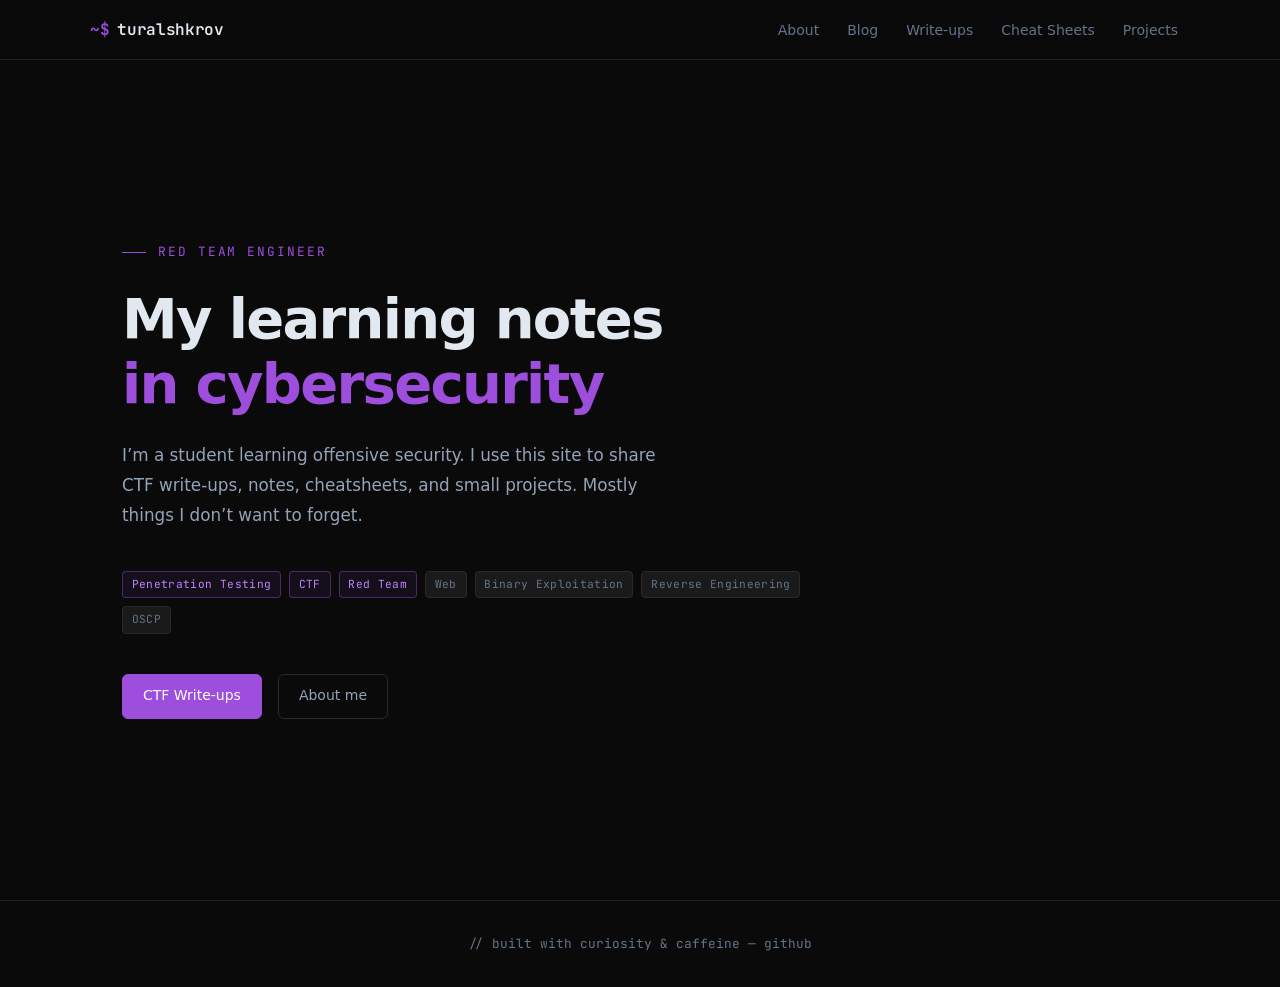
<file: index.html>
<!DOCTYPE html>
<html lang="en">
<head>
  <meta charset="UTF-8" />
  <meta name="viewport" content="width=device-width, initial-scale=1.0" />
  <title>Home — Tural Shukurov</title>
  <meta name="description" content="Red team engineer. CTF write-ups, cheat sheets, security research." />
  <link rel="preconnect" href="https://fonts.googleapis.com" />
  <link rel="preconnect" href="https://fonts.gstatic.com" crossorigin />
  <link href="https://fonts.googleapis.com/css2?family=JetBrains+Mono:wght@400;500;600&display=swap" rel="stylesheet" />
  <link rel="stylesheet" href="css/style.css" />
</head>
<body>

  <div id="navbar-placeholder"></div>

  <div class="page-wrapper">
    <section class="hero">
      <div class="hero-content">
        <div class="hero-eyebrow">Red Team Engineer</div>

        <h1 class="hero-title">
          My learning notes<br>
          <span class="highlight">in cybersecurity</span>
        </h1>

        <p class="hero-desc">
          I’m a student learning offensive security. I use this site to share CTF write-ups,
          notes, cheatsheets, and small projects. Mostly things I don’t want to forget.
        </p>

        <div class="hero-tags">
          <span class="tag tag-accent">Penetration Testing</span>
          <span class="tag tag-accent">CTF</span>
          <span class="tag tag-accent">Red Team</span>
          <span class="tag">Web</span>
          <span class="tag">Binary Exploitation</span>
          <span class="tag">Reverse Engineering</span>
          <span class="tag">OSCP</span>
        </div>

        <div class="hero-actions">
          <a href="writeups.html" class="btn btn-primary">CTF Write-ups</a>
          <a href="about.html"    class="btn btn-outline">About me</a>
        </div>
      </div>
    </section>
  </div>

  <div id="footer-placeholder"></div>

  <script src="js/nav.js"></script>
  <script src="js/main.js"></script>
</body>
</html>
</file>
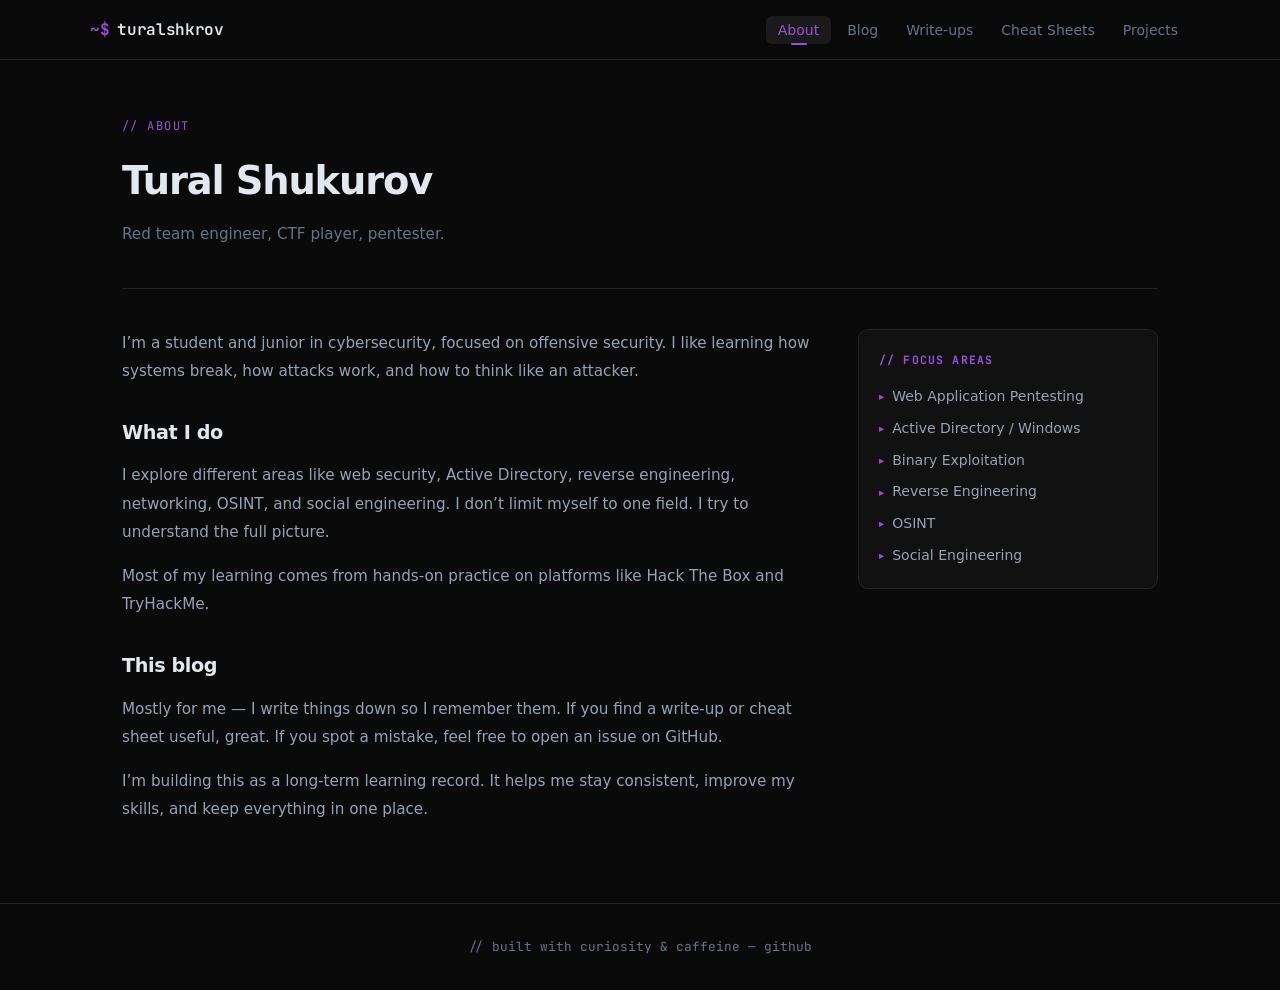
<file: about.html>
<!DOCTYPE html>
<html lang="en">
<head>
  <meta charset="UTF-8" />
  <meta name="viewport" content="width=device-width, initial-scale=1.0" />
  <title>About — Tural Shukurov</title>
  <link rel="preconnect" href="https://fonts.googleapis.com" />
  <link rel="preconnect" href="https://fonts.gstatic.com" crossorigin />
  <link href="https://fonts.googleapis.com/css2?family=JetBrains+Mono:wght@400;500;600&display=swap" rel="stylesheet" />
  <link rel="stylesheet" href="css/style.css" />
</head>
<body>

  <div id="navbar-placeholder"></div>

  <div class="page-wrapper">
    <div class="page-header">
      <div class="page-header-label">// about</div>
      <h1>Tural Shukurov</h1>
      <p>Red team engineer, CTF player, pentester.</p>
    </div>

    <div class="about-grid">

      <div class="about-content">
        <p>
          I’m a student and junior in cybersecurity, focused on offensive security. I like learning how systems break, how attacks work, and how to think like an attacker.
        </p>

        <h2>What I do</h2>
        <p>
          I explore different areas like web security, Active Directory, reverse engineering, networking, OSINT, and social engineering. 
          I don’t limit myself to one field. I try to understand the full picture.
        </p>
        <p>
          Most of my learning comes from hands-on practice on platforms like Hack The Box and TryHackMe.
        </p>

        <h2>This blog</h2>
        <p>
          Mostly for me — I write things down so I remember them. If you find a write-up or cheat sheet
          useful, great. If you spot a mistake, feel free to open an issue on GitHub.
        </p>
        <p>
          I’m building this as a long-term learning record. It helps me stay consistent, improve my skills, and keep everything in one place.
        </p>

      </div>

      <aside class="about-sidebar">

        <div class="sidebar-card">
          <h3>// focus areas</h3>
          <ul class="skill-list">
            <li>Web Application Pentesting</li>
            <li>Active Directory / Windows</li>
            <li>Binary Exploitation</li>
            <li>Reverse Engineering</li>
            <li>OSINT</li>
            <li>Social Engineering</li>
          </ul>
        </div>

        <!-- <div class="sidebar-card">
          <h3>// certs & achievements</h3>
          <ul class="cert-list">
            <li>OSCP</li>
            <li>CEH</li>
            <li>HTB Pro Hacker</li>
          </ul>
        </div> -->

      </aside>
    </div>
  </div>

  <div id="footer-placeholder"></div>

  <script src="js/nav.js"></script>
  <script src="js/main.js"></script>
</body>
</html>
</file>
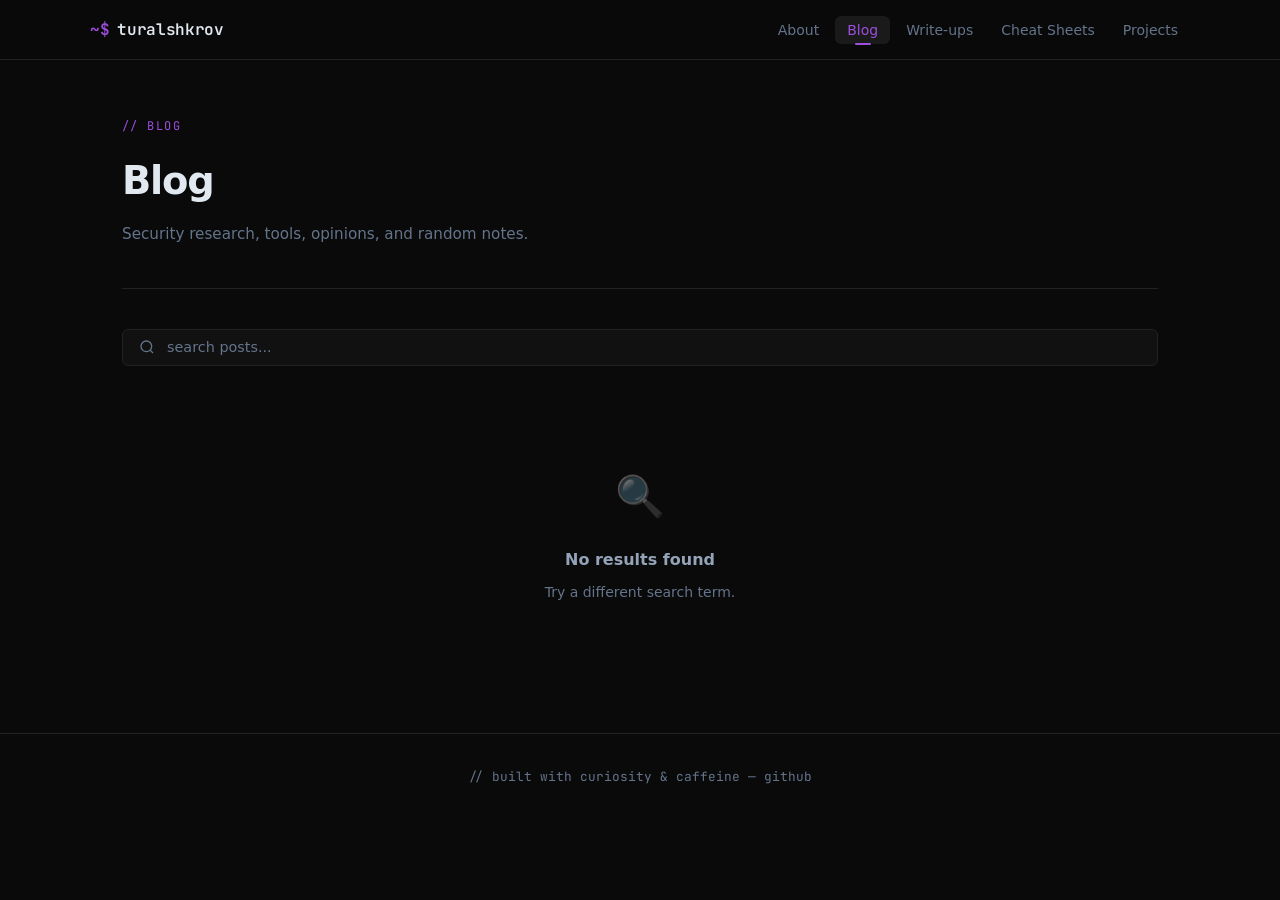
<file: blog.html>
<!DOCTYPE html>
<html lang="en">
<head>
  <meta charset="UTF-8" />
  <meta name="viewport" content="width=device-width, initial-scale=1.0" />
  <title>Blog — Tural Shukurov</title>
  <link rel="preconnect" href="https://fonts.googleapis.com" />
  <link rel="preconnect" href="https://fonts.gstatic.com" crossorigin />
  <link href="https://fonts.googleapis.com/css2?family=JetBrains+Mono:wght@400;500;600&display=swap" rel="stylesheet" />
  <link rel="stylesheet" href="css/style.css" />
</head>
<body>

  <div id="navbar-placeholder"></div>

  <div class="page-wrapper">
    <div class="page-header">
      <div class="page-header-label">// blog</div>
      <h1>Blog</h1>
      <p>Security research, tools, opinions, and random notes.</p>
    </div>

    <div class="search-bar">
      <svg width="16" height="16" viewBox="0 0 24 24" fill="none" stroke="currentColor" stroke-width="2">
        <circle cx="11" cy="11" r="8"/><path d="m21 21-4.35-4.35"/>
      </svg>
      <input type="text" id="search-input" placeholder="search posts..." autocomplete="off" />
    </div>

    <div class="cards-grid" id="cards-container"></div>
  </div>

  <div id="footer-placeholder"></div>

  <script src="js/nav.js"></script>
  <script src="js/main.js"></script>
  <script src="js/md-loader.js"></script>
  <script>
    window.loadListing('posts/blog/index.json', '#cards-container', 'blog');
  </script>
</body>
</html>
</file>
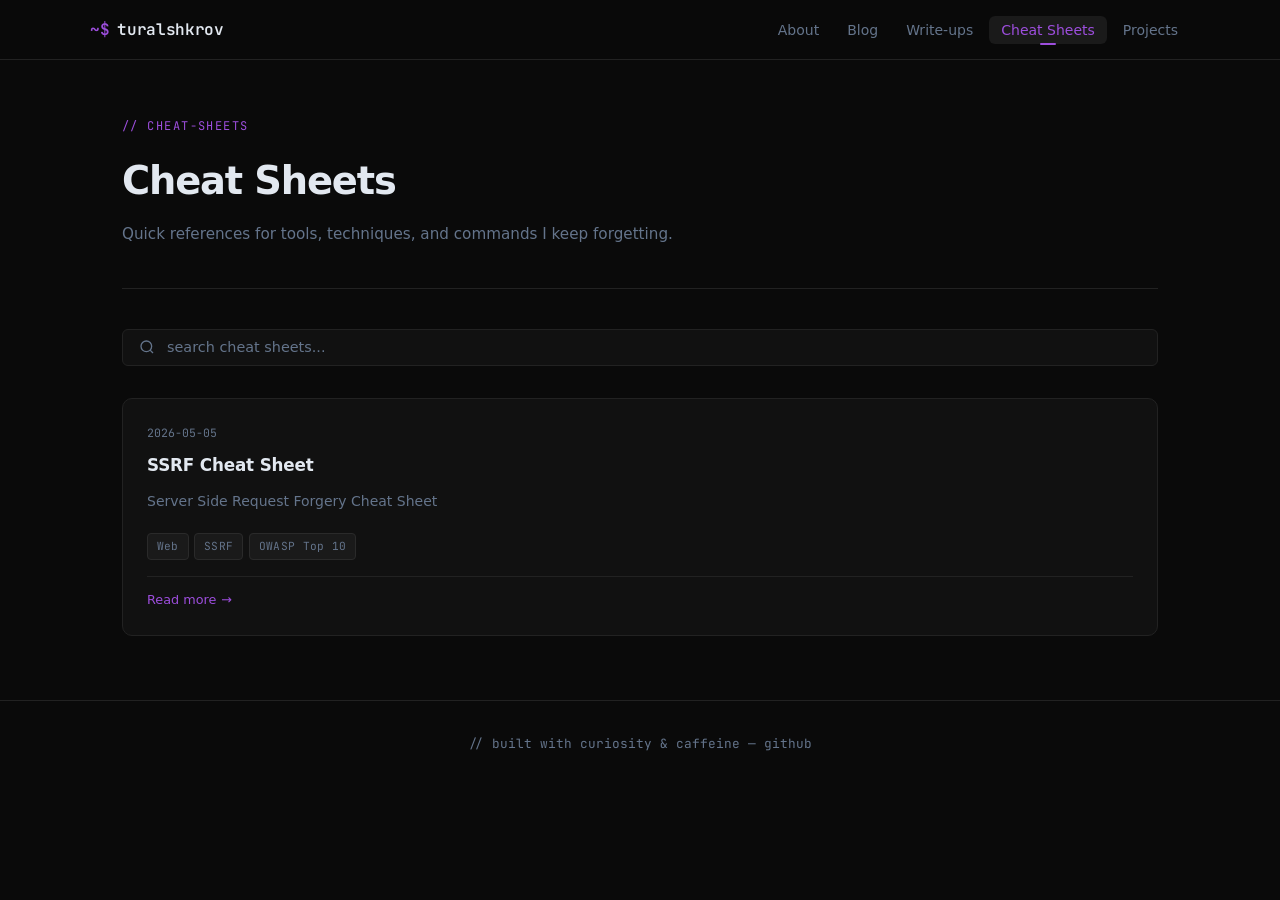
<file: cheatsheets.html>
<!DOCTYPE html>
<html lang="en">
<head>
  <meta charset="UTF-8" />
  <meta name="viewport" content="width=device-width, initial-scale=1.0" />
  <title>Cheat Sheets — Tural Shukurov</title>
  <link rel="preconnect" href="https://fonts.googleapis.com" />
  <link rel="preconnect" href="https://fonts.gstatic.com" crossorigin />
  <link href="https://fonts.googleapis.com/css2?family=JetBrains+Mono:wght@400;500;600&display=swap" rel="stylesheet" />
  <link rel="stylesheet" href="css/style.css" />
</head>
<body>

  <div id="navbar-placeholder"></div>

  <div class="page-wrapper">
    <div class="page-header">
      <div class="page-header-label">// cheat-sheets</div>
      <h1>Cheat Sheets</h1>
      <p>Quick references for tools, techniques, and commands I keep forgetting.</p>
    </div>

    <div class="search-bar">
      <svg width="16" height="16" viewBox="0 0 24 24" fill="none" stroke="currentColor" stroke-width="2">
        <circle cx="11" cy="11" r="8"/><path d="m21 21-4.35-4.35"/>
      </svg>
      <input type="text" id="search-input" placeholder="search cheat sheets..." autocomplete="off" />
    </div>

    <div class="cards-grid" id="cards-container"></div>
  </div>

  <div id="footer-placeholder"></div>

  <script src="js/nav.js"></script>
  <script src="js/main.js"></script>
  <script src="js/md-loader.js"></script>
  <script>
    window.loadListing('posts/cheatsheets/index.json', '#cards-container', 'cheatsheet');
  </script>
</body>
</html>
</file>
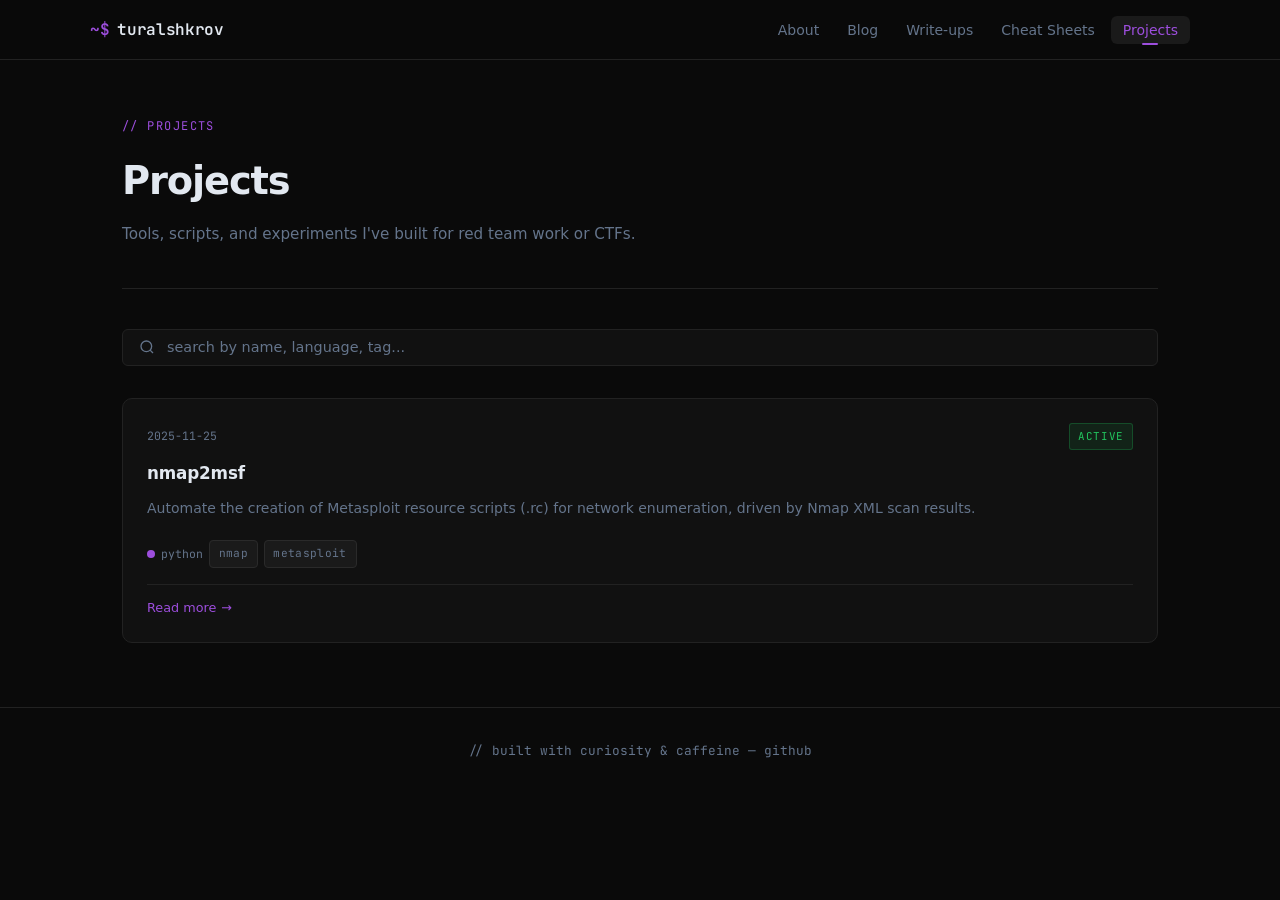
<file: projects.html>
<!DOCTYPE html>
<html lang="en">
<head>
  <meta charset="UTF-8" />
  <meta name="viewport" content="width=device-width, initial-scale=1.0" />
  <title>Projects — Tural Shukurov</title>
  <link rel="preconnect" href="https://fonts.googleapis.com" />
  <link rel="preconnect" href="https://fonts.gstatic.com" crossorigin />
  <link href="https://fonts.googleapis.com/css2?family=JetBrains+Mono:wght@400;500;600&display=swap" rel="stylesheet" />
  <link rel="stylesheet" href="css/style.css" />
</head>
<body>

  <div id="navbar-placeholder"></div>

  <div class="page-wrapper">
    <div class="page-header">
      <div class="page-header-label">// projects</div>
      <h1>Projects</h1>
      <p>Tools, scripts, and experiments I've built for red team work or CTFs.</p>
    </div>

    <div class="search-bar">
      <svg width="16" height="16" viewBox="0 0 24 24" fill="none" stroke="currentColor" stroke-width="2">
        <circle cx="11" cy="11" r="8"/><path d="m21 21-4.35-4.35"/>
      </svg>
      <input type="text" id="search-input" placeholder="search by name, language, tag..." autocomplete="off" />
    </div>

    <div class="cards-grid" id="cards-container"></div>
  </div>

  <div id="footer-placeholder"></div>

  <script src="js/nav.js"></script>
  <script src="js/main.js"></script>
  <script src="js/md-loader.js"></script>
  <script>
    window.loadListing('posts/projects/index.json', '#cards-container', 'project');
  </script>
</body>
</html>
</file>
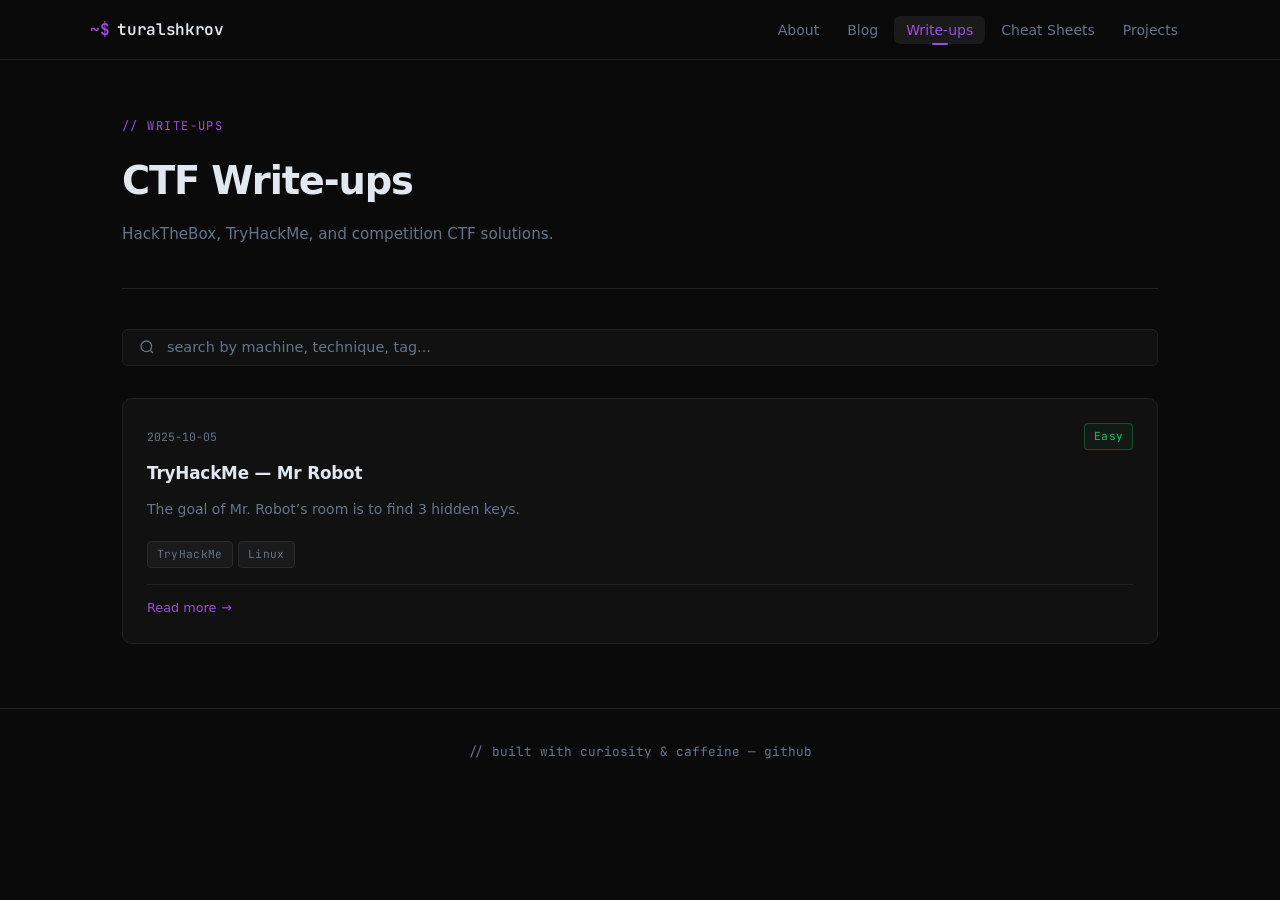
<file: writeups.html>
<!DOCTYPE html>
<html lang="en">
<head>
  <meta charset="UTF-8" />
  <meta name="viewport" content="width=device-width, initial-scale=1.0" />
  <title>Write-ups — Tural Shukurov</title>
  <link rel="preconnect" href="https://fonts.googleapis.com" />
  <link rel="preconnect" href="https://fonts.gstatic.com" crossorigin />
  <link href="https://fonts.googleapis.com/css2?family=JetBrains+Mono:wght@400;500;600&display=swap" rel="stylesheet" />
  <link rel="stylesheet" href="css/style.css" />
</head>
<body>

  <div id="navbar-placeholder"></div>

  <div class="page-wrapper">
    <div class="page-header">
      <div class="page-header-label">// write-ups</div>
      <h1>CTF Write-ups</h1>
      <p>HackTheBox, TryHackMe, and competition CTF solutions.</p>
    </div>

    <div class="search-bar">
      <svg width="16" height="16" viewBox="0 0 24 24" fill="none" stroke="currentColor" stroke-width="2">
        <circle cx="11" cy="11" r="8"/><path d="m21 21-4.35-4.35"/>
      </svg>
      <input type="text" id="search-input" placeholder="search by machine, technique, tag..." autocomplete="off" />
    </div>

    <div class="cards-grid" id="cards-container"></div>
  </div>

  <div id="footer-placeholder"></div>

  <script src="js/nav.js"></script>
  <script src="js/main.js"></script>
  <script src="js/md-loader.js"></script>
  <script>
    window.loadListing('posts/writeups/index.json', '#cards-container', 'writeup');
  </script>
</body>
</html>
</file>
<file: css/style.css>
:root {
  --bg:        #0a0a0a;
  --bg-2:      #111111;
  --bg-3:      #1a1a1a;
  --border:    #222222;
  --border-2:  #2a2a2a;
  --accent:    #9d4edd;
  --accent-dim:#6b21a8;
  --accent-glow: rgba(157, 78, 221, 0.15);
  --accent-glow-strong: rgba(157, 78, 221, 0.3);
  --text:      #e2e8f0;
  --text-muted:#64748b;
  --text-dim:  #94a3b8;
  --green:     #22c55e;
  --red:       #ef4444;
  --yellow:    #eab308;
  --font-body: ui-sans-serif, system-ui, -apple-system, "Segoe UI", Roboto, Arial, "Apple Color Emoji", "Segoe UI Emoji";
  --font-mono: "JetBrains Mono", "Fira Code", "Cascadia Code", monospace;
  --radius:    6px;
  --radius-lg: 10px;
  --transition: 0.2s ease;
  --max-width: 1100px;
}

*, *::before, *::after { box-sizing: border-box; margin: 0; padding: 0; }

html { scroll-behavior: smooth; }

body {
  background: var(--bg);
  color: var(--text);
  font-family: var(--font-body);
  font-size: 16px;
  line-height: 1.7;
  min-height: 100vh;
  -webkit-font-smoothing: antialiased;
}

a { color: var(--accent); text-decoration: none; transition: color var(--transition); }
a:hover { color: #c084fc; }

img { max-width: 100%; display: block; }

::-webkit-scrollbar { width: 6px; }
::-webkit-scrollbar-track { background: var(--bg); }
::-webkit-scrollbar-thumb { background: var(--border-2); border-radius: 3px; }
::-webkit-scrollbar-thumb:hover { background: var(--accent-dim); }

.navbar {
  position: fixed;
  top: 0; left: 0; right: 0;
  z-index: 100;
  height: 60px;
  background: rgba(10, 10, 10, 0.85);
  backdrop-filter: blur(12px);
  -webkit-backdrop-filter: blur(12px);
  border-bottom: 1px solid var(--border);
  display: flex;
  align-items: center;
  padding: 0 2rem;
}

.navbar-inner {
  max-width: var(--max-width);
  width: 100%;
  margin: 0 auto;
  display: flex;
  align-items: center;
  justify-content: space-between;
}

.nav-logo {
  font-family: var(--font-mono);
  font-size: 1rem;
  font-weight: 600;
  color: var(--text);
  display: flex;
  align-items: center;
  gap: 0.5rem;
  letter-spacing: -0.02em;
}

.nav-logo .prompt { color: var(--accent); }

.nav-links {
  display: flex;
  align-items: center;
  gap: 0.25rem;
  list-style: none;
}

.nav-links a {
  color: var(--text-muted);
  font-size: 0.875rem;
  font-weight: 500;
  padding: 0.4rem 0.75rem;
  border-radius: var(--radius);
  transition: all var(--transition);
  position: relative;
}

.nav-links a:hover,
.nav-links a.active {
  color: var(--text);
  background: var(--bg-3);
}

.nav-links a.active {
  color: var(--accent);
}

.nav-links a.active::before {
  content: '';
  position: absolute;
  bottom: -1px; left: 50%;
  transform: translateX(-50%);
  width: 16px; height: 2px;
  background: var(--accent);
  border-radius: 1px;
}

/* Hamburger */
.nav-toggle {
  display: none;
  flex-direction: column;
  gap: 5px;
  cursor: pointer;
  padding: 4px;
  background: none; border: none;
}

.nav-toggle span {
  display: block;
  width: 22px; height: 2px;
  background: var(--text-dim);
  border-radius: 1px;
  transition: all 0.3s ease;
}

.page-wrapper {
  max-width: var(--max-width);
  margin: 0 auto;
  padding: 0 2rem;
  padding-top: 60px;
}

.hero {
  min-height: calc(100vh - 60px);
  display: flex;
  align-items: center;
  position: relative;
  overflow: hidden;
}

.hero::before {
  content: '';
  position: absolute;
  top: -200px; right: -200px;
  width: 600px; height: 600px;
  /* background: radial-gradient(circle, rgba(157,78,221,0.08) 0%, transparent 70%); */
  pointer-events: none;
}

.hero-content { max-width: 680px; }

.hero-eyebrow {
  font-family: var(--font-mono);
  font-size: 0.8rem;
  color: var(--accent);
  letter-spacing: 0.15em;
  text-transform: uppercase;
  margin-bottom: 1.5rem;
  display: flex;
  align-items: center;
  gap: 0.75rem;
}

.hero-eyebrow::before {
  content: '';
  display: inline-block;
  width: 24px; height: 1px;
  background: var(--accent);
}

.hero-title {
  font-size: clamp(2.2rem, 5vw, 3.5rem);
  font-weight: 700;
  line-height: 1.15;
  letter-spacing: -0.03em;
  margin-bottom: 1.5rem;
  color: var(--text);
}

.hero-title .highlight { color: var(--accent); }

.hero-desc {
  font-size: 1.05rem;
  color: var(--text-dim);
  line-height: 1.8;
  margin-bottom: 2.5rem;
  max-width: 560px;
}

.hero-tags {
  display: flex;
  flex-wrap: wrap;
  gap: 0.5rem;
  margin-bottom: 2.5rem;
}

.hero-actions {
  display: flex;
  gap: 1rem;
  flex-wrap: wrap;
}


.btn {
  display: inline-flex;
  align-items: center;
  gap: 0.5rem;
  padding: 0.6rem 1.25rem;
  border-radius: var(--radius);
  font-size: 0.875rem;
  font-weight: 500;
  cursor: pointer;
  transition: all var(--transition);
  border: 1px solid transparent;
  text-decoration: none;
}

.btn-primary {
  background: var(--accent);
  color: #fff;
  border-color: var(--accent);
}

.btn-primary:hover {
  background: #b060f5;
  color: #fff;
  box-shadow: 0 0 20px var(--accent-glow-strong);
}

.btn-outline {
  background: transparent;
  color: var(--text-dim);
  border-color: var(--border-2);
}

.btn-outline:hover {
  background: var(--bg-3);
  color: var(--text);
  border-color: var(--accent);
}


.tag {
  display: inline-flex;
  align-items: center;
  font-family: var(--font-mono);
  font-size: 0.7rem;
  padding: 0.2rem 0.55rem;
  border-radius: 4px;
  border: 1px solid var(--border-2);
  background: var(--bg-3);
  color: var(--text-muted);
  letter-spacing: 0.03em;
  transition: all var(--transition);
}

.tag:hover { border-color: var(--accent); color: var(--accent); }

.tag-accent {
  border-color: rgba(157,78,221,0.4);
  background: rgba(157,78,221,0.08);
  color: #c084fc;
}

.difficulty-easy   { color: var(--green);  border-color: rgba(34,197,94,0.3);  background: rgba(34,197,94,0.05); }
.difficulty-medium { color: var(--yellow); border-color: rgba(234,179,8,0.3);  background: rgba(234,179,8,0.05); }
.difficulty-hard   { color: var(--red);    border-color: rgba(239,68,68,0.3);   background: rgba(239,68,68,0.05); }
.difficulty-insane { color: #f97316;       border-color: rgba(249,115,22,0.3); background: rgba(249,115,22,0.05); }


.page-header {
  padding: 3.5rem 0 2.5rem;
  border-bottom: 1px solid var(--border);
  margin-bottom: 2.5rem;
}

.page-header-label {
  font-family: var(--font-mono);
  font-size: 0.75rem;
  color: var(--accent);
  letter-spacing: 0.12em;
  text-transform: uppercase;
  margin-bottom: 0.75rem;
}

.page-header h1 {
  font-size: clamp(1.6rem, 3.5vw, 2.4rem);
  font-weight: 700;
  letter-spacing: -0.03em;
  color: var(--text);
  margin-bottom: 0.5rem;
}

.page-header p {
  color: var(--text-muted);
  font-size: 0.95rem;
  max-width: 560px;
}

.cards-grid {
  display: grid;
  gap: 1.25rem;
  margin-bottom: 4rem;
}

.card {
  background: var(--bg-2);
  border: 1px solid var(--border);
  border-radius: var(--radius-lg);
  padding: 1.5rem;
  display: flex;
  flex-direction: column;
  gap: 0.75rem;
  transition: all 0.25s ease;
  cursor: pointer;
  position: relative;
  overflow: hidden;
}

.card::before {
  content: '';
  position: absolute;
  top: 0; left: 0; right: 0;
  height: 2px;
  background: var(--accent);
  transform: scaleX(0);
  transform-origin: left;
  transition: transform 0.3s ease;
}

.card:hover {
  border-color: var(--border-2);
  background: var(--bg-3);
  transform: translateY(-2px);
  box-shadow: 0 8px 32px rgba(0,0,0,0.4), 0 0 0 1px rgba(157,78,221,0.1);
}

.card:hover::before { transform: scaleX(1); }

.card-meta {
  display: flex;
  align-items: center;
  justify-content: space-between;
  gap: 0.5rem;
  flex-wrap: wrap;
}

.card-date {
  font-family: var(--font-mono);
  font-size: 0.72rem;
  color: var(--text-muted);
}

.card h2 {
  font-size: 1.05rem;
  font-weight: 600;
  color: var(--text);
  letter-spacing: -0.01em;
  line-height: 1.4;
  transition: color var(--transition);
}

.card:hover h2 { color: #c084fc; }

.card-excerpt {
  font-size: 0.875rem;
  color: var(--text-muted);
  line-height: 1.65;
  flex: 1;
  display: -webkit-box;
  -webkit-line-clamp: 3;
  -webkit-box-orient: vertical;
  overflow: hidden;
}

.card-tags {
  display: flex;
  flex-wrap: wrap;
  gap: 0.35rem;
  margin-top: auto;
  padding-top: 0.5rem;
}

.card-footer {
  display: flex;
  align-items: center;
  justify-content: space-between;
  padding-top: 0.75rem;
  border-top: 1px solid var(--border);
  margin-top: 0.25rem;
}

.card-read-more {
  font-size: 0.8rem;
  color: var(--accent);
  font-weight: 500;
  display: flex;
  align-items: center;
  gap: 0.3rem;
}

.card-read-more::after {
  content: '→';
  transition: transform var(--transition);
}

.card:hover .card-read-more::after { transform: translateX(4px); }

/* Projects card extras */
.card-lang {
  font-family: var(--font-mono);
  font-size: 0.72rem;
  display: flex;
  align-items: center;
  gap: 0.4rem;
  color: var(--text-muted);
}

.lang-dot {
  width: 8px; height: 8px;
  border-radius: 50%;
  background: var(--accent);
  display: inline-block;
}

.about-grid {
  display: grid;
  grid-template-columns: 1fr 300px;
  gap: 3rem;
  padding-bottom: 4rem;
  align-items: start;
}

.about-content h2 {
  font-size: 1.2rem;
  font-weight: 600;
  color: var(--text);
  margin: 2rem 0 0.75rem;
  letter-spacing: -0.02em;
}

.about-content h2:first-child { margin-top: 0; }

.about-content p {
  color: var(--text-dim);
  line-height: 1.85;
  margin-bottom: 1rem;
  font-size: 0.95rem;
}

.about-sidebar {
  display: flex;
  flex-direction: column;
  gap: 1.25rem;
  position: sticky;
  top: 80px;
}

.sidebar-card {
  background: var(--bg-2);
  border: 1px solid var(--border);
  border-radius: var(--radius-lg);
  padding: 1.25rem;
}

.sidebar-card h3 {
  font-family: var(--font-mono);
  font-size: 0.72rem;
  text-transform: uppercase;
  letter-spacing: 0.1em;
  color: var(--accent);
  margin-bottom: 1rem;
}

.skill-list { list-style: none; display: flex; flex-direction: column; gap: 0.5rem; }

.skill-list li {
  font-size: 0.875rem;
  color: var(--text-dim);
  display: flex;
  align-items: center;
  gap: 0.5rem;
}

.skill-list li::before {
  content: '▸';
  color: var(--accent);
  font-size: 0.65rem;
}

.cert-list { list-style: none; display: flex; flex-direction: column; gap: 0.6rem; }

.cert-list li {
  font-size: 0.8rem;
  color: var(--text-dim);
  padding: 0.4rem 0.75rem;
  background: var(--bg-3);
  border: 1px solid var(--border);
  border-radius: var(--radius);
  font-family: var(--font-mono);
}

.post-wrapper {
  max-width: 760px;
  margin: 0 auto;
  padding-bottom: 5rem;
}

.post-header {
  padding: 3rem 0 2.5rem;
  border-bottom: 1px solid var(--border);
  margin-bottom: 2.5rem;
}

.post-category {
  font-family: var(--font-mono);
  font-size: 0.72rem;
  text-transform: uppercase;
  letter-spacing: 0.12em;
  color: var(--accent);
  margin-bottom: 1rem;
  display: flex;
  align-items: center;
  gap: 0.5rem;
}

.post-title {
  font-size: clamp(1.6rem, 4vw, 2.4rem);
  font-weight: 700;
  letter-spacing: -0.03em;
  line-height: 1.2;
  margin-bottom: 1rem;
  color: var(--text);
}

.post-meta {
  display: flex;
  align-items: center;
  gap: 1rem;
  flex-wrap: wrap;
  font-size: 0.8rem;
  color: var(--text-muted);
  font-family: var(--font-mono);
  margin-bottom: 1.25rem;
}

.post-meta span { display: flex; align-items: center; gap: 0.35rem; }

.post-tags { display: flex; flex-wrap: wrap; gap: 0.4rem; }

.post-body { font-size: 0.97rem; line-height: 1.85; color: var(--text-dim); }

.post-body h1,
.post-body h2,
.post-body h3,
.post-body h4 {
  color: var(--text);
  font-weight: 600;
  letter-spacing: -0.02em;
  margin: 2.5rem 0 0.75rem;
  line-height: 1.3;
}

.post-body h1 { font-size: 1.75rem; }
.post-body h2 {
  font-size: 1.3rem;
  padding-bottom: 0.5rem;
  border-bottom: 1px solid var(--border);
}
.post-body h3 { font-size: 1.1rem; }
.post-body h4 { font-size: 0.95rem; color: var(--text-dim); }

.post-body p { margin-bottom: 1.25rem; }

.post-body a { color: var(--accent); text-decoration: underline; text-underline-offset: 3px; }
.post-body a:hover { color: #c084fc; }

.post-body ul,
.post-body ol { padding-left: 1.5rem; margin-bottom: 1.25rem; }

.post-body li { margin-bottom: 0.35rem; }

.post-body blockquote {
  border-left: 3px solid var(--accent);
  padding: 0.75rem 1.25rem;
  margin: 1.5rem 0;
  background: rgba(157,78,221,0.05);
  border-radius: 0 var(--radius) var(--radius) 0;
}

.post-body blockquote p { margin: 0; color: var(--text-dim); font-style: italic; }

.post-body hr {
  border: none;
  border-top: 1px solid var(--border);
  margin: 2.5rem 0;
}

.post-body table {
  width: 100%;
  border-collapse: collapse;
  font-size: 0.875rem;
  margin-bottom: 1.5rem;
  font-family: var(--font-mono);
}

.post-body th {
  text-align: left;
  padding: 0.6rem 1rem;
  background: var(--bg-3);
  border: 1px solid var(--border);
  color: var(--text);
  font-size: 0.78rem;
  text-transform: uppercase;
  letter-spacing: 0.05em;
}

.post-body td {
  padding: 0.6rem 1rem;
  border: 1px solid var(--border);
  color: var(--text-dim);
}

.post-body tr:hover td { background: var(--bg-2); }

.post-body img {
  border-radius: var(--radius);
  border: 1px solid var(--border);
  margin: 1.5rem 0;
}

/* Inline code */
.post-body :not(pre) > code {
  font-family: var(--font-mono);
  font-size: 0.82em;
  background: var(--bg-3);
  border: 1px solid var(--border-2);
  color: #c084fc;
  padding: 0.15em 0.45em;
  border-radius: 4px;
}

/* Code blocks */
.post-body pre {
  background: var(--bg-2) !important;
  border: 1px solid var(--border);
  border-radius: var(--radius-lg);
  padding: 1.25rem 1.5rem;
  overflow-x: auto;
  margin: 1.5rem 0;
  position: relative;
}

.post-body pre code {
  font-family: var(--font-mono) !important;
  font-size: 0.82rem !important;
  background: none !important;
  border: none !important;
  padding: 0 !important;
  color: var(--text-dim) !important;
  line-height: 1.7;
}

.code-block-wrapper {
  position: relative;
  margin: 1.5rem 0;
}

.code-lang-label {
  position: absolute;
  top: 0; right: 0;
  font-family: var(--font-mono);
  font-size: 0.65rem;
  color: var(--text-muted);
  text-transform: uppercase;
  letter-spacing: 0.08em;
  background: var(--bg-3);
  border: 1px solid var(--border);
  border-top: none; border-right: none;
  padding: 0.25rem 0.6rem;
  border-radius: 0 var(--radius-lg) 0 var(--radius);
  z-index: 1;
  cursor: pointer;
}

.copy-btn {
  position: absolute;
  background: var(--bg-3);
  color: var(--text-muted);
  font-family: var(--font-mono);
  font-size: 0.7rem;
  padding: 0.25rem 0.6rem;
  cursor: pointer;
  transition: all var(--transition);
  opacity: 0;
}

.code-block-wrapper:hover .copy-btn { opacity: 1; }
.copy-btn:hover { border-color: var(--accent); color: var(--accent); }
.copy-btn.copied { color: var(--green); border-color: var(--green); }

.search-bar {
  display: flex;
  align-items: center;
  gap: 0.75rem;
  background: var(--bg-2);
  border: 1px solid var(--border);
  border-radius: var(--radius);
  padding: 0.6rem 1rem;
  margin-bottom: 2rem;
  transition: border-color var(--transition);
}

.search-bar:focus-within { border-color: var(--accent); }

.search-bar svg { color: var(--text-muted); flex-shrink: 0; }

.search-bar input {
  background: none;
  border: none;
  outline: none;
  color: var(--text);
  font-family: var(--font-body);
  font-size: 0.9rem;
  width: 100%;
}

.search-bar input::placeholder { color: var(--text-muted); }

.empty-state {
  text-align: center;
  padding: 4rem 2rem;
  color: var(--text-muted);
}

.empty-state .icon { font-size: 2.5rem; margin-bottom: 1rem; opacity: 0.4; }
.empty-state h3 { font-size: 1rem; color: var(--text-dim); margin-bottom: 0.5rem; }
.empty-state p { font-size: 0.875rem; }

.footer {
  border-top: 1px solid var(--border);
  padding: 2rem;
  text-align: center;
  color: var(--text-muted);
  font-size: 0.8rem;
  font-family: var(--font-mono);
  margin-top: auto;
}

.footer a { color: var(--text-muted); }
.footer a:hover { color: var(--accent); }

.loading {
  display: flex;
  flex-direction: column;
  align-items: center;
  justify-content: center;
  padding: 4rem;
  gap: 1rem;
  color: var(--text-muted);
  font-family: var(--font-mono);
  font-size: 0.8rem;
}

.spinner {
  width: 24px; height: 24px;
  border: 2px solid var(--border-2);
  border-top-color: var(--accent);
  border-radius: 50%;
  animation: spin 0.8s linear infinite;
}

@keyframes spin { to { transform: rotate(360deg); } }

.back-link {
  display: inline-flex;
  align-items: center;
  gap: 0.4rem;
  font-size: 0.8rem;
  color: var(--text-muted);
  font-family: var(--font-mono);
  margin-bottom: 1.5rem;
  transition: color var(--transition);
  padding-top: 2rem;
}

.back-link::before { content: '←'; }
.back-link:hover { color: var(--accent); }

.project-status {
  font-family: var(--font-mono);
  font-size: 0.68rem;
  padding: 0.2rem 0.5rem;
  border-radius: 3px;
  text-transform: uppercase;
  letter-spacing: 0.06em;
}

.status-active  { background: rgba(34,197,94,0.1);  color: var(--green);  border: 1px solid rgba(34,197,94,0.25); }
.status-wip     { background: rgba(234,179,8,0.1);  color: var(--yellow); border: 1px solid rgba(234,179,8,0.25); }
.status-archived{ background: var(--bg-3); color: var(--text-muted); border: 1px solid var(--border); }

.hljs { background: transparent !important; }
.hljs-keyword  { color: #c084fc; }
.hljs-string   { color: #86efac; }
.hljs-comment  { color: #475569; font-style: italic; }
.hljs-number   { color: #fb923c; }
.hljs-function { color: #67e8f9; }
.hljs-variable { color: #e2e8f0; }
.hljs-built_in { color: #f9a8d4; }
.hljs-title    { color: #67e8f9; }
.hljs-params   { color: #e2e8f0; }
.hljs-attr     { color: #93c5fd; }

@media (max-width: 768px) {
  .navbar { padding: 0 1.25rem; }

  .nav-links {
    display: none;
    position: fixed;
    top: 60px; left: 0; right: 0;
    background: var(--bg-2);
    border-bottom: 1px solid var(--border);
    flex-direction: column;
    padding: 1rem;
    gap: 0.25rem;
  }

  .nav-links.open { display: flex; }
  .nav-links a { padding: 0.6rem 1rem; font-size: 0.95rem; }
  .nav-links a.active::before { display: none; }

  .nav-toggle { display: flex; }

  .page-wrapper { padding: 0 1.25rem; padding-top: 60px; }

  .about-grid { grid-template-columns: 1fr; }
  .about-sidebar { position: static; }

  .cards-grid { grid-template-columns: 1fr; }

  .hero-actions { flex-direction: column; }
  .btn { justify-content: center; }
}

@media (max-width: 480px) {
  .post-title { font-size: 1.5rem; }
  .post-meta { gap: 0.5rem; }
}
</file>
